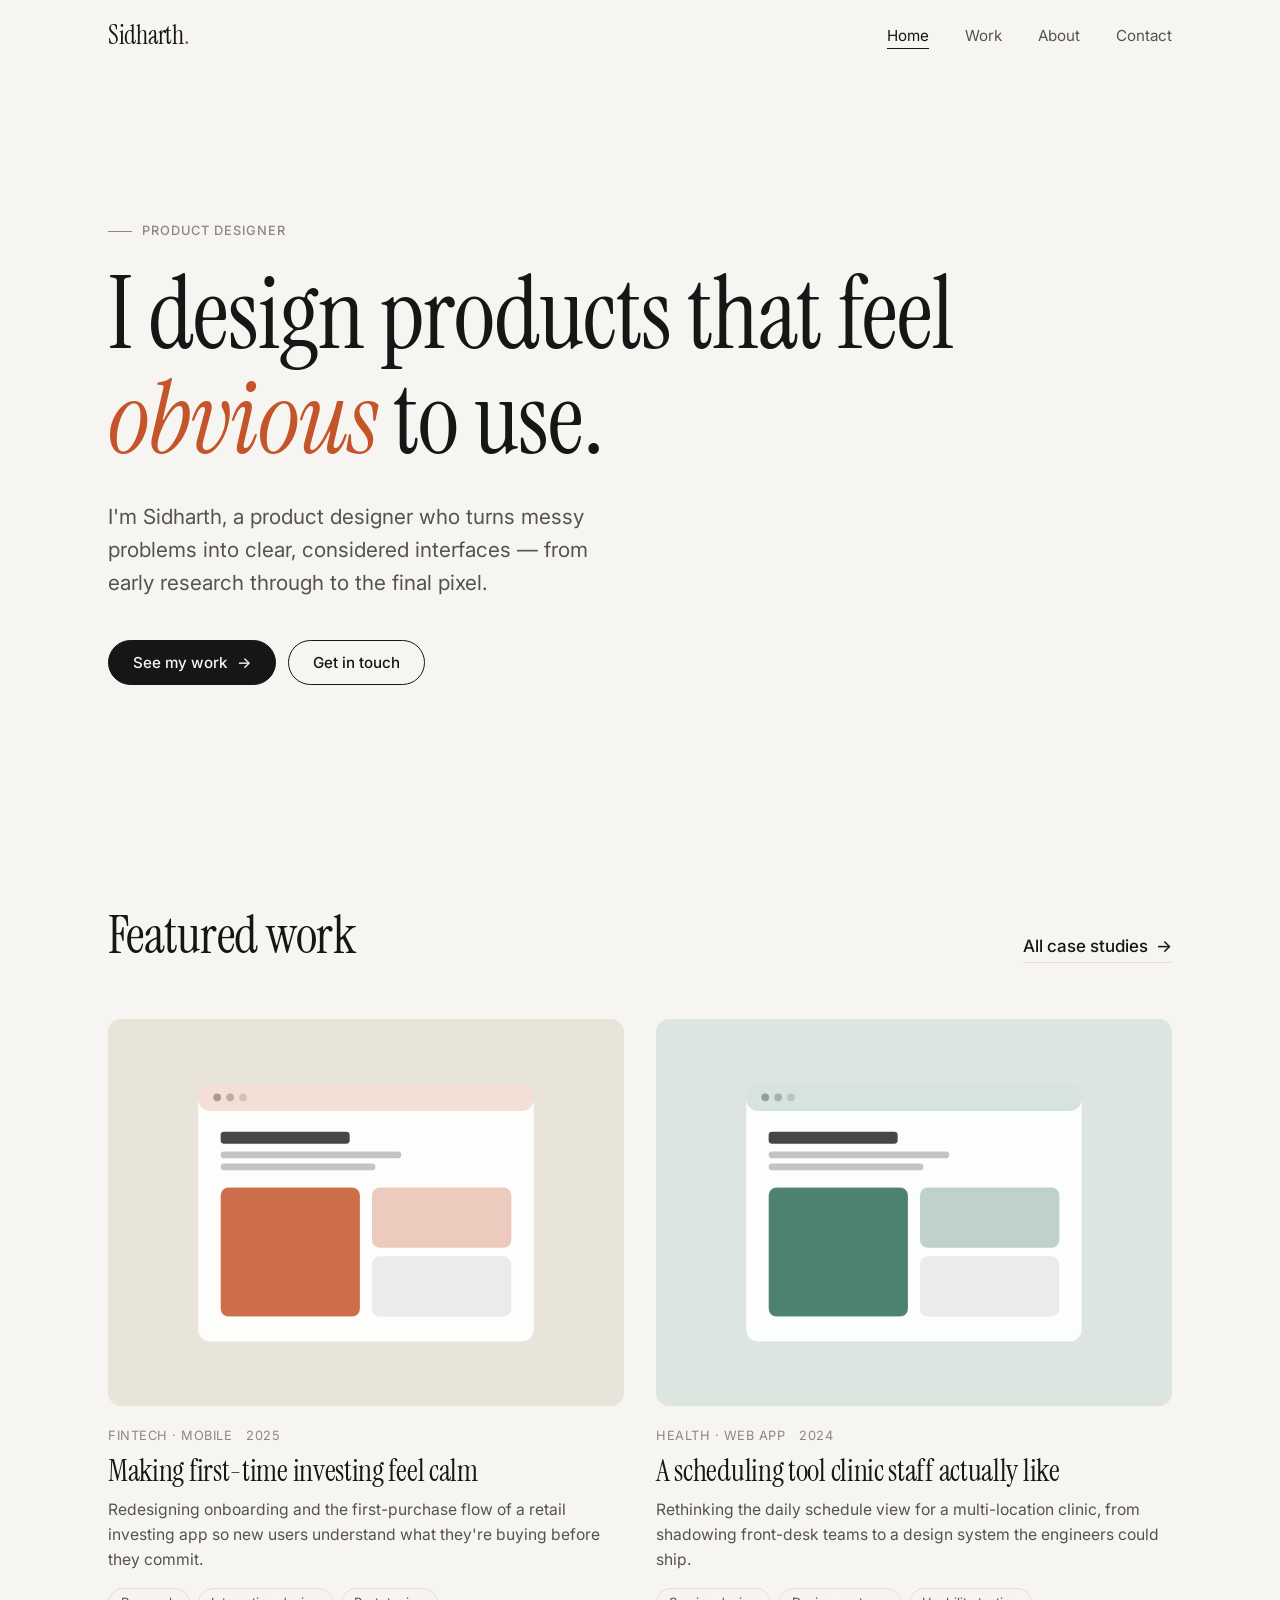
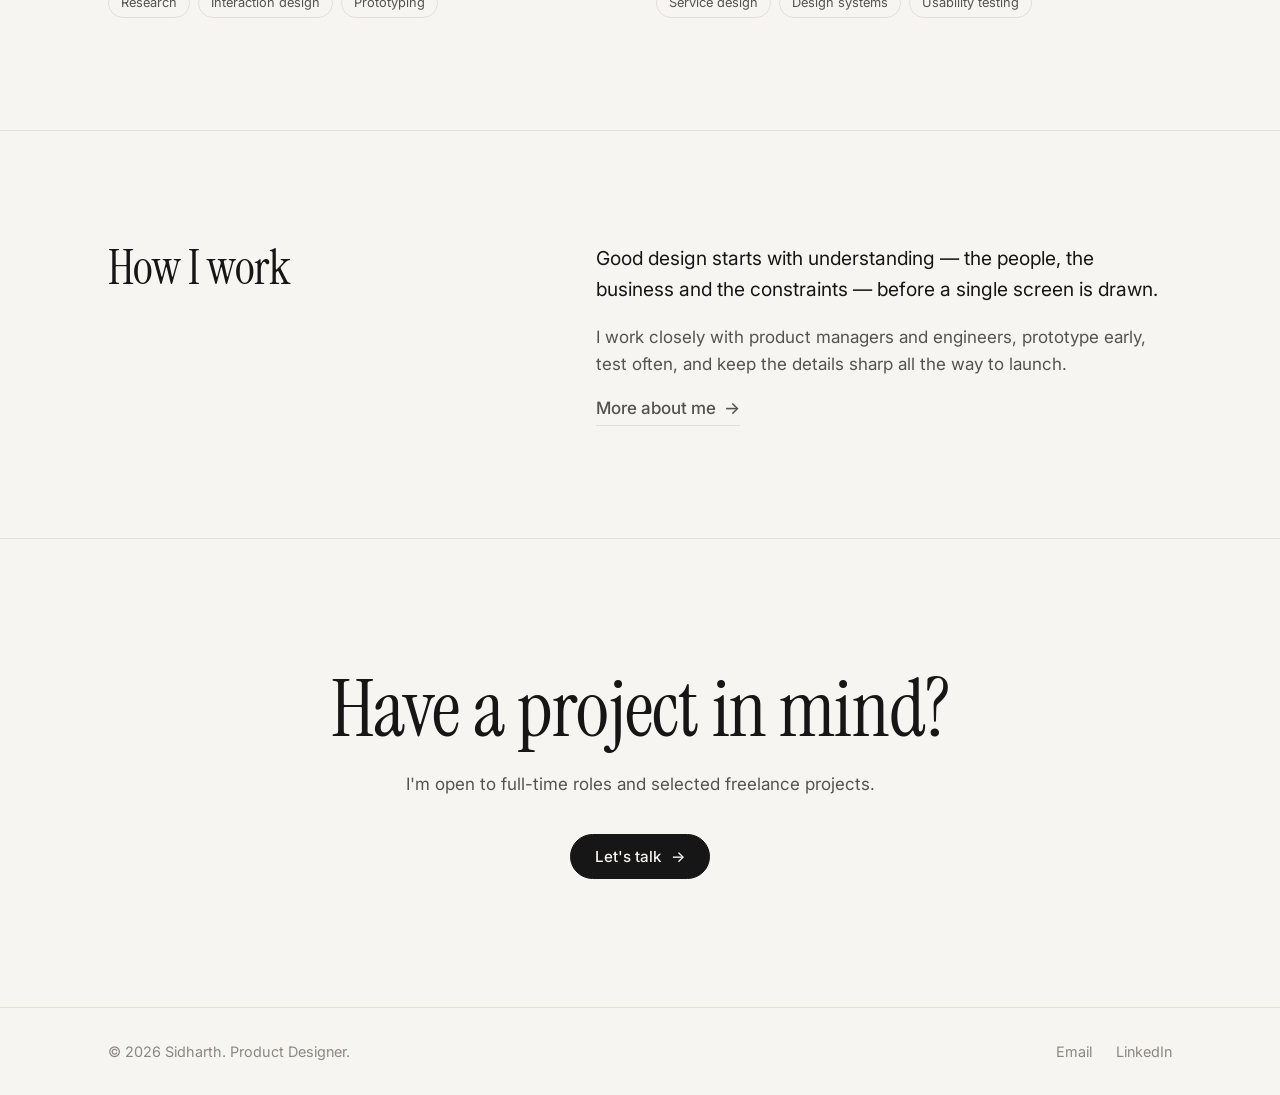
<file: index.html>
<!doctype html>
<html lang="en">
<head>
  <meta charset="utf-8">
  <meta name="viewport" content="width=device-width, initial-scale=1">
  <title>Sidharth — Product Designer</title>
  <meta name="description" content="Sidharth is a product designer crafting clear, considered digital products.">
  <meta name="theme-color" content="#f7f5f1">
  <link rel="icon" href="data:image/svg+xml,%3Csvg xmlns='http://www.w3.org/2000/svg' viewBox='0 0 32 32'%3E%3Crect width='32' height='32' rx='8' fill='%23161616'/%3E%3Ctext x='16' y='23' font-family='Georgia,serif' font-size='20' fill='%23f7f5f1' text-anchor='middle'%3ES%3C/text%3E%3C/svg%3E">
  <link rel="preconnect" href="https://fonts.googleapis.com">
  <link rel="preconnect" href="https://fonts.gstatic.com" crossorigin>
  <link href="https://fonts.googleapis.com/css2?family=Instrument+Serif:ital@0;1&family=Inter:wght@400;500;600&display=swap" rel="stylesheet">
  <link rel="stylesheet" href="css/styles.css">
</head>
<body>
  <a class="skip-link" href="#main">Skip to content</a>

  <header class="site-header">
    <div class="container">
      <nav class="nav" aria-label="Main">
        <a class="logo" href="index.html">Sidharth<span>.</span></a>
        <button class="nav-toggle" type="button" aria-expanded="false" aria-controls="nav-links" aria-label="Open menu">
          <span></span><span></span>
        </button>
        <ul class="nav-links" id="nav-links">
          <li><a href="index.html" aria-current="page">Home</a></li>
          <li><a href="work.html">Work</a></li>
          <li><a href="about.html">About</a></li>
          <li><a href="contact.html">Contact</a></li>
        </ul>
      </nav>
    </div>
  </header>

  <main id="main">
    <section class="hero">
      <div class="container">
        <p class="eyebrow reveal">Product Designer</p>
        <h1 class="display reveal">I design products that feel <em>obvious</em> to use.</h1>
        <p class="lead reveal">I'm Sidharth, a product designer who turns messy problems into clear, considered interfaces — from early research through to the final pixel.</p>
        <div class="hero-actions reveal">
          <a class="btn" href="work.html">See my work <span class="arrow" aria-hidden="true">→</span></a>
          <a class="btn btn--ghost" href="contact.html">Get in touch</a>
        </div>
      </div>
    </section>

    <section class="section" aria-labelledby="featured-title">
      <div class="container">
        <div class="section-head">
          <h2 id="featured-title" class="reveal">Featured work</h2>
          <a class="text-link reveal" href="work.html">All case studies <span class="arrow" aria-hidden="true">→</span></a>
        </div>
        <div class="cards cards--featured">
          <a class="card reveal" href="#">
            <div class="card-media"><img src="images/case-1.svg" alt="Placeholder image for Making first-time investing feel calm" width="1200" height="900" loading="lazy"></div>
            <div class="card-body">
              <div class="card-meta"><span>Fintech · Mobile</span><span>2025</span></div>
              <h3>Making first-time investing feel calm</h3>
              <p>Redesigning onboarding and the first-purchase flow of a retail investing app so new users understand what they're buying before they commit.</p>
              <div class="tags"><span class="tag">Research</span><span class="tag">Interaction design</span><span class="tag">Prototyping</span></div>
            </div>
          </a>
          <a class="card reveal" href="#">
            <div class="card-media"><img src="images/case-2.svg" alt="Placeholder image for A scheduling tool clinic staff actually like" width="1200" height="900" loading="lazy"></div>
            <div class="card-body">
              <div class="card-meta"><span>Health · Web app</span><span>2024</span></div>
              <h3>A scheduling tool clinic staff actually like</h3>
              <p>Rethinking the daily schedule view for a multi-location clinic, from shadowing front-desk teams to a design system the engineers could ship.</p>
              <div class="tags"><span class="tag">Service design</span><span class="tag">Design systems</span><span class="tag">Usability testing</span></div>
            </div>
          </a>
        </div>
      </div>
    </section>

    <section class="section">
      <div class="container split">
        <h2 class="reveal">How I work</h2>
        <div class="prose reveal">
          <p>Good design starts with understanding — the people, the business and the constraints — before a single screen is drawn.</p>
          <p>I work closely with product managers and engineers, prototype early, test often, and keep the details sharp all the way to launch.</p>
          <a class="text-link" href="about.html">More about me <span class="arrow" aria-hidden="true">→</span></a>
        </div>
      </div>
    </section>

    <section class="section cta">
      <div class="container">
        <h2 class="reveal">Have a project in mind?</h2>
        <p class="reveal">I'm open to full-time roles and selected freelance projects.</p>
        <a class="btn reveal" href="contact.html">Let's talk <span class="arrow" aria-hidden="true">→</span></a>
      </div>
    </section>
  </main>

  <footer class="site-footer">
    <div class="container footer-inner">
      <p style="margin:0">&copy; <span id="year">2026</span> Sidharth. Product Designer.</p>
      <div class="footer-links">
        <a href="mailto:hello@sidharth.design">Email</a>
        <a href="https://www.linkedin.com/in/sidharth" target="_blank" rel="noopener">LinkedIn</a>
      </div>
    </div>
  </footer>

  <script src="js/main.js"></script>
</body>
</html>
</file>
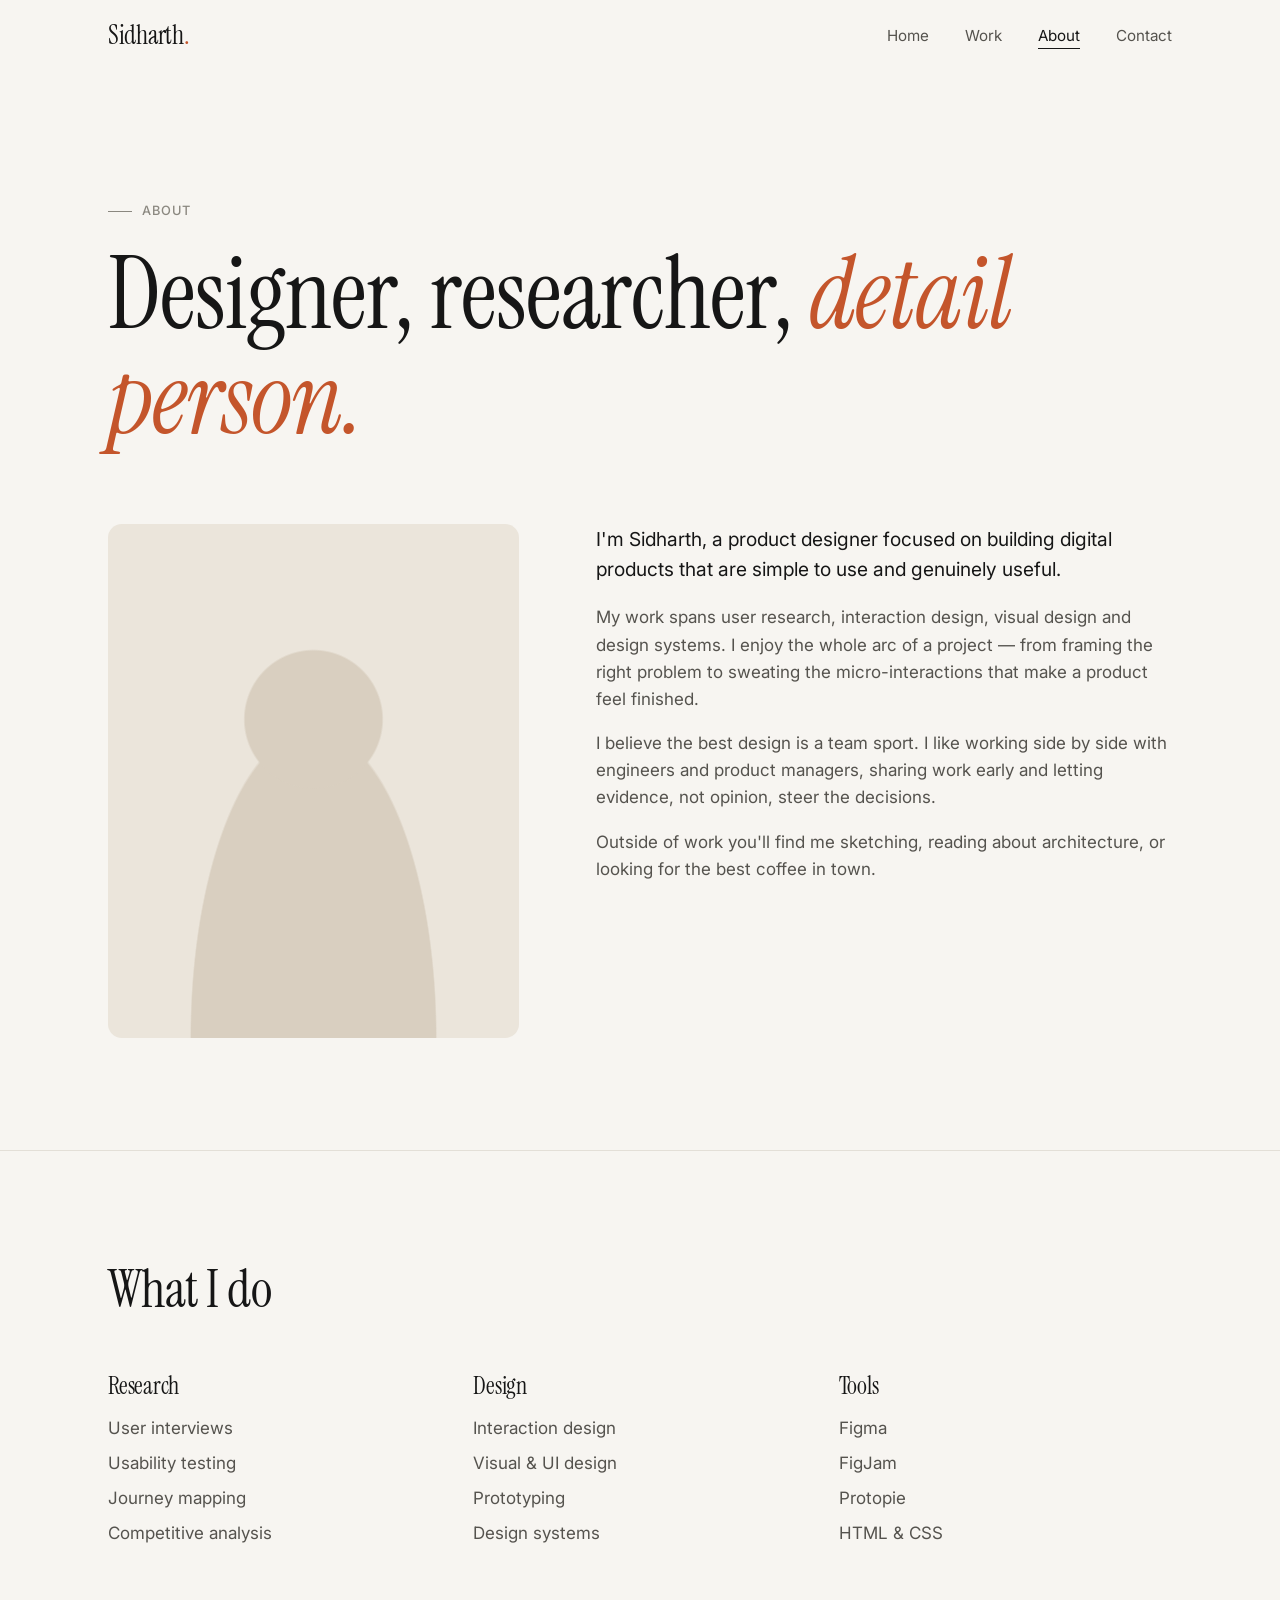
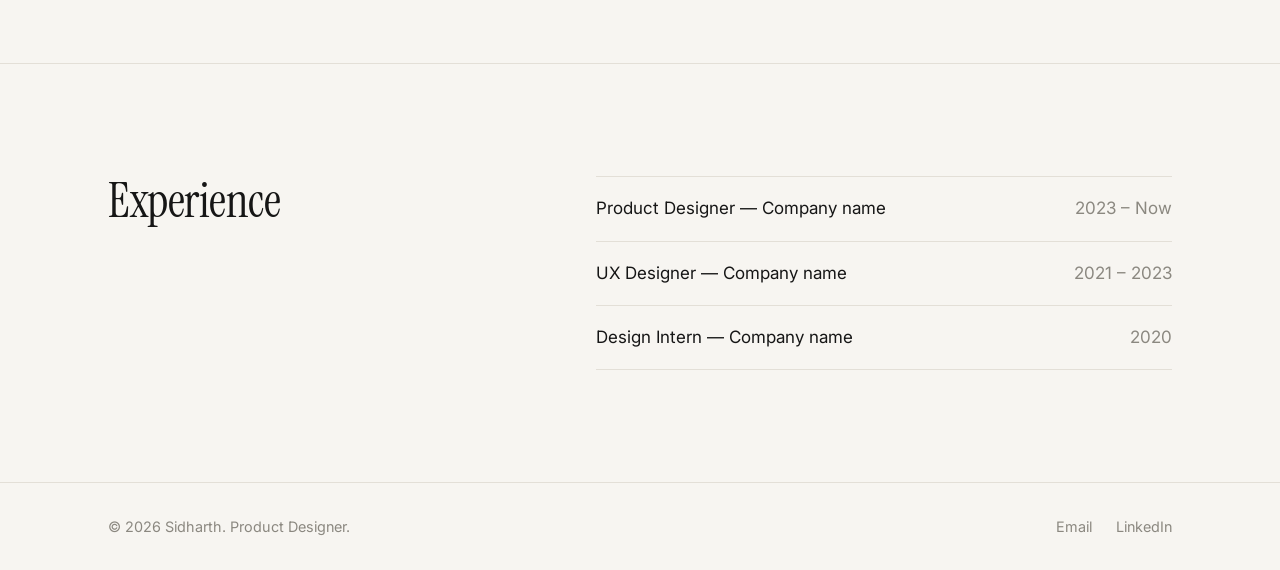
<file: about.html>
<!doctype html>
<html lang="en">
<head>
  <meta charset="utf-8">
  <meta name="viewport" content="width=device-width, initial-scale=1">
  <title>About — Sidharth</title>
  <meta name="description" content="About Sidharth, product designer.">
  <meta name="theme-color" content="#f7f5f1">
  <link rel="icon" href="data:image/svg+xml,%3Csvg xmlns='http://www.w3.org/2000/svg' viewBox='0 0 32 32'%3E%3Crect width='32' height='32' rx='8' fill='%23161616'/%3E%3Ctext x='16' y='23' font-family='Georgia,serif' font-size='20' fill='%23f7f5f1' text-anchor='middle'%3ES%3C/text%3E%3C/svg%3E">
  <link rel="preconnect" href="https://fonts.googleapis.com">
  <link rel="preconnect" href="https://fonts.gstatic.com" crossorigin>
  <link href="https://fonts.googleapis.com/css2?family=Instrument+Serif:ital@0;1&family=Inter:wght@400;500;600&display=swap" rel="stylesheet">
  <link rel="stylesheet" href="css/styles.css">
</head>
<body>
  <a class="skip-link" href="#main">Skip to content</a>

  <header class="site-header">
    <div class="container">
      <nav class="nav" aria-label="Main">
        <a class="logo" href="index.html">Sidharth<span>.</span></a>
        <button class="nav-toggle" type="button" aria-expanded="false" aria-controls="nav-links" aria-label="Open menu">
          <span></span><span></span>
        </button>
        <ul class="nav-links" id="nav-links">
          <li><a href="index.html">Home</a></li>
          <li><a href="work.html">Work</a></li>
          <li><a href="about.html" aria-current="page">About</a></li>
          <li><a href="contact.html">Contact</a></li>
        </ul>
      </nav>
    </div>
  </header>

  <main id="main">
    <section class="page-head">
      <div class="container">
        <p class="eyebrow reveal">About</p>
        <h1 class="display reveal">Designer, researcher, <em>detail person.</em></h1>
      </div>
    </section>

    <section class="section" style="padding-top:0">
      <div class="container split">
        <div class="portrait reveal" role="img" aria-label="Portrait placeholder"></div>
        <div class="prose reveal">
          <p>I'm Sidharth, a product designer focused on building digital products that are simple to use and genuinely useful.</p>
          <p>My work spans user research, interaction design, visual design and design systems. I enjoy the whole arc of a project — from framing the right problem to sweating the micro-interactions that make a product feel finished.</p>
          <p>I believe the best design is a team sport. I like working side by side with engineers and product managers, sharing work early and letting evidence, not opinion, steer the decisions.</p>
          <p>Outside of work you'll find me sketching, reading about architecture, or looking for the best coffee in town.</p>
        </div>
      </div>
    </section>

    <section class="section">
      <div class="container">
        <div class="section-head"><h2 class="reveal">What I do</h2></div>
        <div class="skills">
          <div class="reveal">
            <h3>Research</h3>
            <ul><li>User interviews</li><li>Usability testing</li><li>Journey mapping</li><li>Competitive analysis</li></ul>
          </div>
          <div class="reveal">
            <h3>Design</h3>
            <ul><li>Interaction design</li><li>Visual &amp; UI design</li><li>Prototyping</li><li>Design systems</li></ul>
          </div>
          <div class="reveal">
            <h3>Tools</h3>
            <ul><li>Figma</li><li>FigJam</li><li>Protopie</li><li>HTML &amp; CSS</li></ul>
          </div>
        </div>
      </div>
    </section>

    <section class="section">
      <div class="container split">
        <h2 class="reveal">Experience</h2>
        <ul class="list reveal">
          <li><span>Product Designer — Company name</span><span>2023 – Now</span></li>
          <li><span>UX Designer — Company name</span><span>2021 – 2023</span></li>
          <li><span>Design Intern — Company name</span><span>2020</span></li>
        </ul>
      </div>
    </section>
  </main>

  <footer class="site-footer">
    <div class="container footer-inner">
      <p style="margin:0">&copy; <span id="year">2026</span> Sidharth. Product Designer.</p>
      <div class="footer-links">
        <a href="mailto:hello@sidharth.design">Email</a>
        <a href="https://www.linkedin.com/in/sidharth" target="_blank" rel="noopener">LinkedIn</a>
      </div>
    </div>
  </footer>

  <script src="js/main.js"></script>
</body>
</html>
</file>
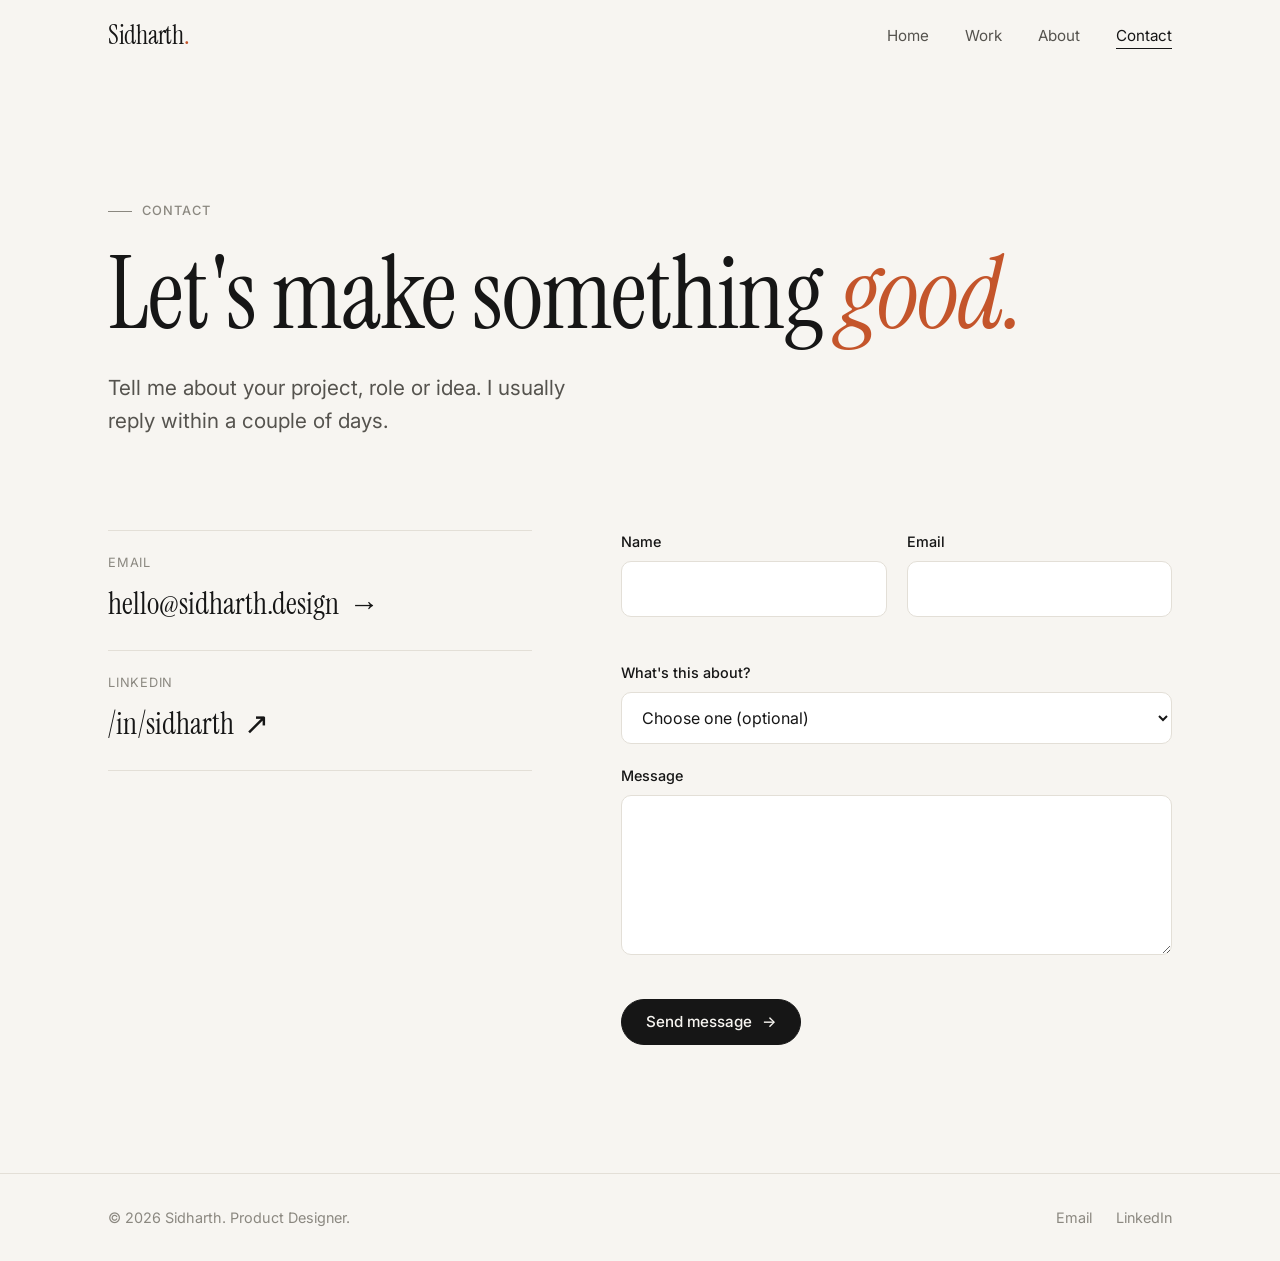
<file: contact.html>
<!doctype html>
<html lang="en">
<head>
  <meta charset="utf-8">
  <meta name="viewport" content="width=device-width, initial-scale=1">
  <title>Contact — Sidharth</title>
  <meta name="description" content="Get in touch with Sidharth.">
  <meta name="theme-color" content="#f7f5f1">
  <link rel="icon" href="data:image/svg+xml,%3Csvg xmlns='http://www.w3.org/2000/svg' viewBox='0 0 32 32'%3E%3Crect width='32' height='32' rx='8' fill='%23161616'/%3E%3Ctext x='16' y='23' font-family='Georgia,serif' font-size='20' fill='%23f7f5f1' text-anchor='middle'%3ES%3C/text%3E%3C/svg%3E">
  <link rel="preconnect" href="https://fonts.googleapis.com">
  <link rel="preconnect" href="https://fonts.gstatic.com" crossorigin>
  <link href="https://fonts.googleapis.com/css2?family=Instrument+Serif:ital@0;1&family=Inter:wght@400;500;600&display=swap" rel="stylesheet">
  <link rel="stylesheet" href="css/styles.css">
</head>
<body>
  <a class="skip-link" href="#main">Skip to content</a>

  <header class="site-header">
    <div class="container">
      <nav class="nav" aria-label="Main">
        <a class="logo" href="index.html">Sidharth<span>.</span></a>
        <button class="nav-toggle" type="button" aria-expanded="false" aria-controls="nav-links" aria-label="Open menu">
          <span></span><span></span>
        </button>
        <ul class="nav-links" id="nav-links">
          <li><a href="index.html">Home</a></li>
          <li><a href="work.html">Work</a></li>
          <li><a href="about.html">About</a></li>
          <li><a href="contact.html" aria-current="page">Contact</a></li>
        </ul>
      </nav>
    </div>
  </header>

  <main id="main">
    <section class="page-head">
      <div class="container">
        <p class="eyebrow reveal">Contact</p>
        <h1 class="display reveal">Let's make something <em>good.</em></h1>
        <p class="lead reveal">Tell me about your project, role or idea. I usually reply within a couple of days.</p>
      </div>
    </section>

    <section>
      <div class="container contact-grid">
        <ul class="contact-links reveal">
          <li>
            <small>Email</small>
            <a href="mailto:hello@sidharth.design">hello@sidharth.design <span class="arrow" aria-hidden="true">→</span></a>
          </li>
          <li>
            <small>LinkedIn</small>
            <a href="https://www.linkedin.com/in/sidharth" target="_blank" rel="noopener">/in/sidharth <span class="arrow" aria-hidden="true">↗</span></a>
          </li>
        </ul>

        <form class="form reveal" id="contact-form" data-to="hello@sidharth.design" novalidate>
          <div class="form-row">
            <div class="field">
              <label for="name">Name</label>
              <input id="name" name="name" type="text" autocomplete="name" required aria-describedby="name-error">
              <span class="field-error" id="name-error" aria-live="polite"></span>
            </div>
            <div class="field">
              <label for="email">Email</label>
              <input id="email" name="email" type="email" autocomplete="email" inputmode="email" required aria-describedby="email-error">
              <span class="field-error" id="email-error" aria-live="polite"></span>
            </div>
          </div>
          <div class="field">
            <label for="type">What's this about?</label>
            <select id="type" name="type">
              <option value="">Choose one (optional)</option>
              <option>Full-time role</option>
              <option>Freelance project</option>
              <option>Just saying hello</option>
            </select>
          </div>
          <div class="field">
            <label for="message">Message</label>
            <textarea id="message" name="message" required aria-describedby="message-error"></textarea>
            <span class="field-error" id="message-error" aria-live="polite"></span>
          </div>
          <div>
            <button class="btn" type="submit">Send message <span class="arrow" aria-hidden="true">→</span></button>
          </div>
          <p class="form-status" id="form-status" role="status" hidden></p>
        </form>
      </div>
    </section>
  </main>

  <footer class="site-footer">
    <div class="container footer-inner">
      <p style="margin:0">&copy; <span id="year">2026</span> Sidharth. Product Designer.</p>
      <div class="footer-links">
        <a href="mailto:hello@sidharth.design">Email</a>
        <a href="https://www.linkedin.com/in/sidharth" target="_blank" rel="noopener">LinkedIn</a>
      </div>
    </div>
  </footer>

  <script src="js/main.js"></script>
</body>
</html>
</file>
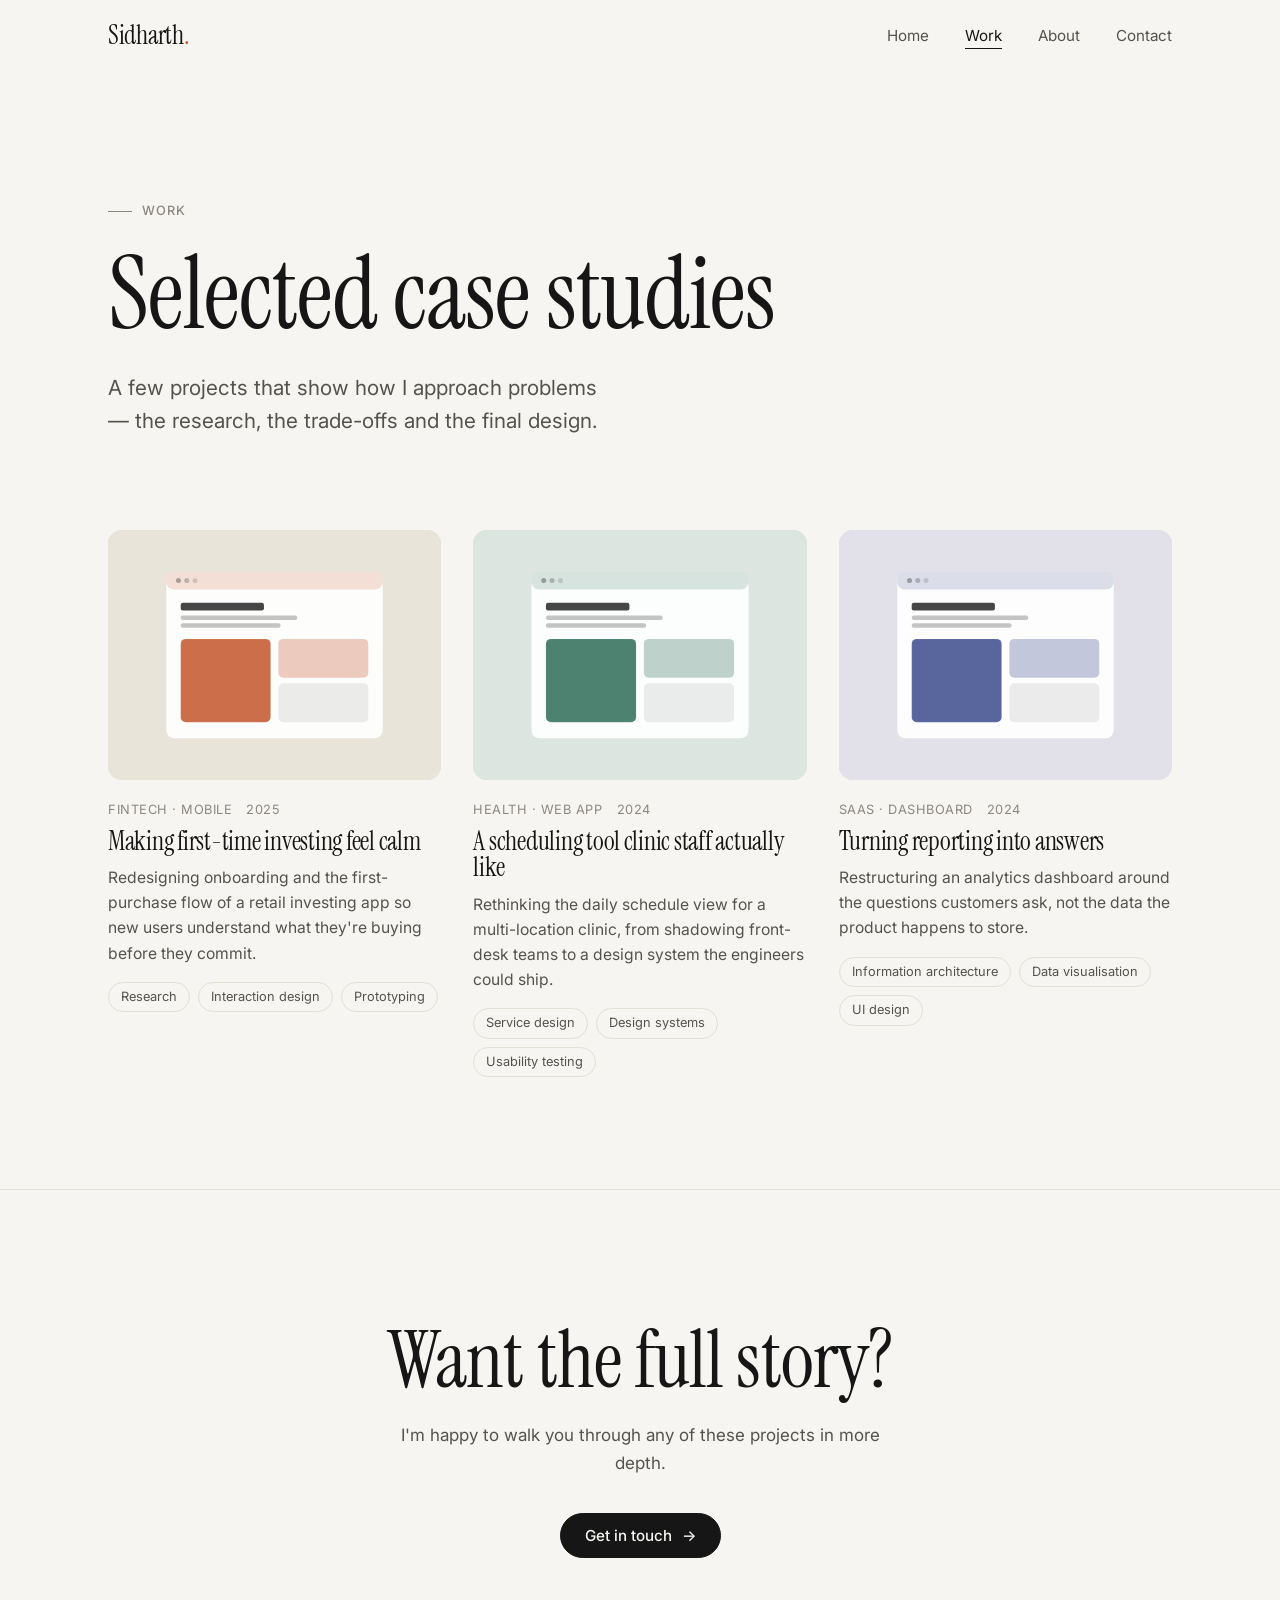
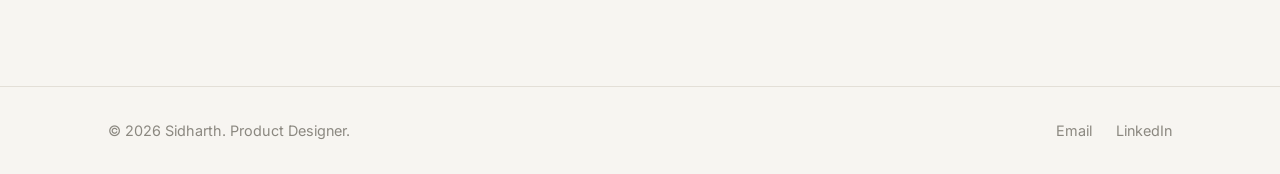
<file: work.html>
<!doctype html>
<html lang="en">
<head>
  <meta charset="utf-8">
  <meta name="viewport" content="width=device-width, initial-scale=1">
  <title>Work — Sidharth</title>
  <meta name="description" content="Selected product design case studies by Sidharth.">
  <meta name="theme-color" content="#f7f5f1">
  <link rel="icon" href="data:image/svg+xml,%3Csvg xmlns='http://www.w3.org/2000/svg' viewBox='0 0 32 32'%3E%3Crect width='32' height='32' rx='8' fill='%23161616'/%3E%3Ctext x='16' y='23' font-family='Georgia,serif' font-size='20' fill='%23f7f5f1' text-anchor='middle'%3ES%3C/text%3E%3C/svg%3E">
  <link rel="preconnect" href="https://fonts.googleapis.com">
  <link rel="preconnect" href="https://fonts.gstatic.com" crossorigin>
  <link href="https://fonts.googleapis.com/css2?family=Instrument+Serif:ital@0;1&family=Inter:wght@400;500;600&display=swap" rel="stylesheet">
  <link rel="stylesheet" href="css/styles.css">
</head>
<body>
  <a class="skip-link" href="#main">Skip to content</a>

  <header class="site-header">
    <div class="container">
      <nav class="nav" aria-label="Main">
        <a class="logo" href="index.html">Sidharth<span>.</span></a>
        <button class="nav-toggle" type="button" aria-expanded="false" aria-controls="nav-links" aria-label="Open menu">
          <span></span><span></span>
        </button>
        <ul class="nav-links" id="nav-links">
          <li><a href="index.html">Home</a></li>
          <li><a href="work.html" aria-current="page">Work</a></li>
          <li><a href="about.html">About</a></li>
          <li><a href="contact.html">Contact</a></li>
        </ul>
      </nav>
    </div>
  </header>

  <main id="main">
    <section class="page-head">
      <div class="container">
        <p class="eyebrow reveal">Work</p>
        <h1 class="display reveal">Selected case studies</h1>
        <p class="lead reveal">A few projects that show how I approach problems — the research, the trade-offs and the final design.</p>
      </div>
    </section>

    <section class="section" style="padding-top:0" aria-label="Case studies">
      <div class="container">
        <div class="cards">
          <a class="card reveal" href="#">
            <div class="card-media"><img src="images/case-1.svg" alt="Placeholder image for Making first-time investing feel calm" width="1200" height="900" loading="lazy"></div>
            <div class="card-body">
              <div class="card-meta"><span>Fintech · Mobile</span><span>2025</span></div>
              <h2>Making first-time investing feel calm</h2>
              <p>Redesigning onboarding and the first-purchase flow of a retail investing app so new users understand what they're buying before they commit.</p>
              <div class="tags"><span class="tag">Research</span><span class="tag">Interaction design</span><span class="tag">Prototyping</span></div>
            </div>
          </a>
          <a class="card reveal" href="#">
            <div class="card-media"><img src="images/case-2.svg" alt="Placeholder image for A scheduling tool clinic staff actually like" width="1200" height="900" loading="lazy"></div>
            <div class="card-body">
              <div class="card-meta"><span>Health · Web app</span><span>2024</span></div>
              <h2>A scheduling tool clinic staff actually like</h2>
              <p>Rethinking the daily schedule view for a multi-location clinic, from shadowing front-desk teams to a design system the engineers could ship.</p>
              <div class="tags"><span class="tag">Service design</span><span class="tag">Design systems</span><span class="tag">Usability testing</span></div>
            </div>
          </a>
          <a class="card reveal" href="#">
            <div class="card-media"><img src="images/case-3.svg" alt="Placeholder image for Turning reporting into answers" width="1200" height="900" loading="lazy"></div>
            <div class="card-body">
              <div class="card-meta"><span>SaaS · Dashboard</span><span>2024</span></div>
              <h2>Turning reporting into answers</h2>
              <p>Restructuring an analytics dashboard around the questions customers ask, not the data the product happens to store.</p>
              <div class="tags"><span class="tag">Information architecture</span><span class="tag">Data visualisation</span><span class="tag">UI design</span></div>
            </div>
          </a>
        </div>
      </div>
    </section>

    <section class="section cta">
      <div class="container">
        <h2 class="reveal">Want the full story?</h2>
        <p class="reveal">I'm happy to walk you through any of these projects in more depth.</p>
        <a class="btn reveal" href="contact.html">Get in touch <span class="arrow" aria-hidden="true">→</span></a>
      </div>
    </section>
  </main>

  <footer class="site-footer">
    <div class="container footer-inner">
      <p style="margin:0">&copy; <span id="year">2026</span> Sidharth. Product Designer.</p>
      <div class="footer-links">
        <a href="mailto:hello@sidharth.design">Email</a>
        <a href="https://www.linkedin.com/in/sidharth" target="_blank" rel="noopener">LinkedIn</a>
      </div>
    </div>
  </footer>

  <script src="js/main.js"></script>
</body>
</html>
</file>
<file: css/styles.css>
/* ==========================================================================
   Sidharth — Portfolio
   ========================================================================== */

:root {
  --bg: #f7f5f1;
  --surface: #ffffff;
  --ink: #161616;
  --ink-soft: #55534e;
  --ink-faint: #8b8880;
  --line: #e3dfd7;
  --accent: #c4552b;

  --font-display: "Instrument Serif", Georgia, "Times New Roman", serif;
  --font-body: "Inter", system-ui, -apple-system, "Segoe UI", Roboto, sans-serif;

  --max: 1160px;
  --gutter: clamp(20px, 5vw, 48px);
  --radius: 14px;
  --ease: cubic-bezier(0.22, 1, 0.36, 1);
}

*,
*::before,
*::after { box-sizing: border-box; }

html { -webkit-text-size-adjust: 100%; scroll-behavior: smooth; }

body {
  margin: 0;
  background: var(--bg);
  color: var(--ink);
  font-family: var(--font-body);
  font-size: 17px;
  line-height: 1.6;
  -webkit-font-smoothing: antialiased;
  text-rendering: optimizeLegibility;
}

img { display: block; max-width: 100%; height: auto; }
a { color: inherit; }
p { margin: 0 0 1em; }

h1, h2, h3 {
  margin: 0;
  font-family: var(--font-display);
  font-weight: 400;
  line-height: 1.05;
  letter-spacing: -0.01em;
}

::selection { background: var(--ink); color: var(--bg); }

:focus-visible {
  outline: 2px solid var(--accent);
  outline-offset: 3px;
  border-radius: 4px;
}

.container {
  width: 100%;
  max-width: var(--max);
  margin: 0 auto;
  padding: 0 var(--gutter);
}

.skip-link {
  position: absolute;
  left: 16px;
  top: -48px;
  padding: 10px 14px;
  background: var(--ink);
  color: var(--bg);
  border-radius: 8px;
  z-index: 100;
  transition: top 0.2s var(--ease);
}
.skip-link:focus { top: 16px; }

/* Header ------------------------------------------------------------------ */

.site-header {
  position: sticky;
  top: 0;
  z-index: 50;
  background: color-mix(in srgb, var(--bg) 86%, transparent);
  backdrop-filter: saturate(140%) blur(10px);
  -webkit-backdrop-filter: saturate(140%) blur(10px);
  border-bottom: 1px solid transparent;
  transition: border-color 0.3s var(--ease);
}
.site-header.is-scrolled { border-bottom-color: var(--line); }

.nav {
  display: flex;
  align-items: center;
  justify-content: space-between;
  height: 72px;
}

.logo {
  font-family: var(--font-display);
  font-size: 1.6rem;
  text-decoration: none;
  letter-spacing: -0.01em;
}
.logo span { color: var(--accent); }

.nav-links {
  display: flex;
  gap: 36px;
  margin: 0;
  padding: 0;
  list-style: none;
}

.nav-links a {
  position: relative;
  font-size: 0.95rem;
  text-decoration: none;
  color: var(--ink-soft);
  transition: color 0.25s var(--ease);
}
.nav-links a::after {
  content: "";
  position: absolute;
  left: 0;
  bottom: -4px;
  width: 100%;
  height: 1px;
  background: currentColor;
  transform: scaleX(0);
  transform-origin: right;
  transition: transform 0.35s var(--ease);
}
.nav-links a:hover,
.nav-links a[aria-current="page"] { color: var(--ink); }
.nav-links a:hover::after,
.nav-links a[aria-current="page"]::after {
  transform: scaleX(1);
  transform-origin: left;
}

.nav-toggle {
  display: none;
  width: 44px;
  height: 44px;
  margin-right: -10px;
  padding: 0;
  border: 0;
  background: none;
  cursor: pointer;
  color: var(--ink);
}
.nav-toggle span {
  display: block;
  width: 22px;
  height: 1.5px;
  margin: 6px auto;
  background: currentColor;
  transition: transform 0.35s var(--ease), opacity 0.2s;
}
.nav-toggle[aria-expanded="true"] span:first-child { transform: translateY(3.75px) rotate(45deg); }
.nav-toggle[aria-expanded="true"] span:last-child { transform: translateY(-3.75px) rotate(-45deg); }

@media (max-width: 760px) {
  .nav-toggle { display: block; }

  .nav-links {
    position: fixed;
    inset: 72px 0 auto 0;
    flex-direction: column;
    gap: 0;
    padding: 8px var(--gutter) 28px;
    background: var(--bg);
    border-bottom: 1px solid var(--line);
    opacity: 0;
    visibility: hidden;
    transform: translateY(-8px);
    transition: opacity 0.3s var(--ease), transform 0.3s var(--ease), visibility 0.3s;
  }
  .nav-links.is-open { opacity: 1; visibility: visible; transform: none; }
  .nav-links li { border-bottom: 1px solid var(--line); }
  .nav-links li:last-child { border-bottom: 0; }
  .nav-links a {
    display: block;
    padding: 16px 0;
    font-family: var(--font-display);
    font-size: 1.75rem;
    color: var(--ink);
  }
  .nav-links a::after { display: none; }
  .nav-links a[aria-current="page"] { color: var(--accent); }
}

/* Type helpers ------------------------------------------------------------ */

.eyebrow {
  display: inline-flex;
  align-items: center;
  gap: 10px;
  margin-bottom: 20px;
  font-size: 0.8rem;
  font-weight: 500;
  letter-spacing: 0.08em;
  text-transform: uppercase;
  color: var(--ink-faint);
}
.eyebrow::before {
  content: "";
  width: 24px;
  height: 1px;
  background: currentColor;
}

.display {
  font-size: clamp(2.75rem, 8vw, 6.25rem);
}
.display em { font-style: italic; color: var(--accent); }

.lead {
  max-width: 38ch;
  font-size: clamp(1.1rem, 2vw, 1.3rem);
  color: var(--ink-soft);
}

/* Buttons & links --------------------------------------------------------- */

.btn {
  display: inline-flex;
  align-items: center;
  gap: 10px;
  padding: 14px 24px;
  border: 1px solid var(--ink);
  border-radius: 999px;
  background: var(--ink);
  color: var(--bg);
  font: 500 0.95rem/1 var(--font-body);
  text-decoration: none;
  cursor: pointer;
  transition: background 0.3s var(--ease), color 0.3s var(--ease), transform 0.3s var(--ease);
}
.btn:hover { background: var(--accent); border-color: var(--accent); }
.btn:active { transform: scale(0.98); }
.btn--ghost { background: transparent; color: var(--ink); }
.btn--ghost:hover { background: var(--ink); border-color: var(--ink); color: var(--bg); }

.arrow { display: inline-block; transition: transform 0.35s var(--ease); }
a:hover .arrow,
button:hover .arrow { transform: translateX(4px); }

.text-link {
  display: inline-flex;
  align-items: center;
  gap: 8px;
  font-weight: 500;
  text-decoration: none;
  border-bottom: 1px solid var(--line);
  padding-bottom: 2px;
  transition: border-color 0.3s var(--ease);
}
.text-link:hover { border-color: var(--ink); }

/* Sections ---------------------------------------------------------------- */

.hero { padding: clamp(64px, 12vw, 140px) 0 clamp(56px, 9vw, 112px); }
.hero .lead { margin-top: 28px; }
.hero-actions { display: flex; flex-wrap: wrap; gap: 12px; margin-top: 40px; }

.page-head { padding: clamp(56px, 10vw, 120px) 0 clamp(40px, 6vw, 72px); }
.page-head .lead { margin-top: 24px; }

.section { padding: clamp(56px, 9vw, 112px) 0; }
.section + .section { border-top: 1px solid var(--line); }

.section-head {
  display: flex;
  align-items: end;
  justify-content: space-between;
  gap: 24px;
  margin-bottom: clamp(32px, 5vw, 56px);
}
.section-head h2 { font-size: clamp(2rem, 4.5vw, 3.25rem); }

/* Case-study cards -------------------------------------------------------- */

.cards {
  display: grid;
  grid-template-columns: repeat(3, 1fr);
  gap: clamp(20px, 3vw, 32px);
}
.cards--featured { grid-template-columns: repeat(2, 1fr); }

.card {
  display: flex;
  flex-direction: column;
  text-decoration: none;
}

.card-media {
  position: relative;
  aspect-ratio: 4 / 3;
  overflow: hidden;
  border-radius: var(--radius);
  background: var(--line);
}
.card-media img {
  width: 100%;
  height: 100%;
  object-fit: cover;
  transition: transform 0.8s var(--ease);
}
.card-media::after {
  content: "View case study →";
  position: absolute;
  left: 16px;
  bottom: 16px;
  padding: 8px 14px;
  border-radius: 999px;
  background: var(--surface);
  font-size: 0.85rem;
  font-weight: 500;
  opacity: 0;
  transform: translateY(8px);
  transition: opacity 0.35s var(--ease), transform 0.35s var(--ease);
}
.card:hover .card-media img { transform: scale(1.04); }
.card:hover .card-media::after,
.card:focus-visible .card-media::after { opacity: 1; transform: none; }

.card-body { padding-top: 20px; }
.card-meta {
  display: flex;
  flex-wrap: wrap;
  gap: 6px 14px;
  margin-bottom: 8px;
  font-size: 0.8rem;
  letter-spacing: 0.04em;
  text-transform: uppercase;
  color: var(--ink-faint);
}
.card h3 {
  font-size: clamp(1.5rem, 2.4vw, 1.9rem);
  transition: color 0.3s var(--ease);
}
.card:hover h3 { color: var(--accent); }
.card p { margin: 10px 0 0; color: var(--ink-soft); font-size: 0.98rem; }

.tags { display: flex; flex-wrap: wrap; gap: 8px; margin-top: 16px; }
.tag {
  padding: 4px 12px;
  border: 1px solid var(--line);
  border-radius: 999px;
  font-size: 0.8rem;
  color: var(--ink-soft);
}

@media (max-width: 960px) {
  .cards { grid-template-columns: repeat(2, 1fr); }
}
@media (max-width: 640px) {
  .cards,
  .cards--featured { grid-template-columns: 1fr; }
  .section-head { flex-direction: column; align-items: start; }
}
@media (hover: none) {
  .card-media::after { display: none; }
}

/* Two-column layouts ------------------------------------------------------ */

.split {
  display: grid;
  grid-template-columns: 1fr 1.4fr;
  gap: clamp(32px, 6vw, 96px);
}
.split h2 { font-size: clamp(2rem, 4vw, 3rem); }
.prose { max-width: 62ch; color: var(--ink-soft); }
.prose p:first-child { color: var(--ink); font-size: 1.2rem; }

@media (max-width: 820px) {
  .split { grid-template-columns: 1fr; }
}

/* About ------------------------------------------------------------------- */

.portrait {
  aspect-ratio: 4 / 5;
  border-radius: var(--radius);
  background:
    radial-gradient(circle at 50% 38%, #d9cfc0 0 18%, transparent 18.5%),
    radial-gradient(ellipse at 50% 100%, #d9cfc0 0 42%, transparent 42.5%),
    #ebe5db;
}

.list {
  margin: 0;
  padding: 0;
  list-style: none;
  border-top: 1px solid var(--line);
}
.list li {
  display: flex;
  justify-content: space-between;
  gap: 16px;
  padding: 18px 0;
  border-bottom: 1px solid var(--line);
}
.list li span:last-child { color: var(--ink-faint); text-align: right; }

.skills {
  display: grid;
  grid-template-columns: repeat(3, 1fr);
  gap: 32px;
}
.skills h3 { margin-bottom: 12px; font-size: 1.5rem; }
.skills ul { margin: 0; padding: 0; list-style: none; color: var(--ink-soft); }
.skills li { padding: 4px 0; }

@media (max-width: 760px) {
  .skills { grid-template-columns: 1fr; gap: 28px; }
}

/* CTA band ---------------------------------------------------------------- */

.cta {
  padding: clamp(64px, 10vw, 128px) 0;
  text-align: center;
}
.cta h2 { font-size: clamp(2.5rem, 7vw, 5rem); }
.cta p { margin: 20px auto 36px; max-width: 44ch; color: var(--ink-soft); }

/* Contact ----------------------------------------------------------------- */

.contact-grid {
  display: grid;
  grid-template-columns: 1fr 1.3fr;
  gap: clamp(40px, 7vw, 112px);
  padding-bottom: clamp(64px, 10vw, 128px);
}

.contact-links { margin: 0; padding: 0; list-style: none; }
.contact-links li { padding: 22px 0; border-bottom: 1px solid var(--line); }
.contact-links li:first-child { border-top: 1px solid var(--line); }
.contact-links small {
  display: block;
  margin-bottom: 6px;
  font-size: 0.8rem;
  letter-spacing: 0.06em;
  text-transform: uppercase;
  color: var(--ink-faint);
}
.contact-links a {
  display: inline-flex;
  align-items: center;
  gap: 10px;
  font-family: var(--font-display);
  font-size: clamp(1.4rem, 3vw, 1.9rem);
  text-decoration: none;
  word-break: break-word;
  transition: color 0.3s var(--ease);
}
.contact-links a:hover { color: var(--accent); }

.form { display: grid; gap: 20px; }
.form-row { display: grid; grid-template-columns: 1fr 1fr; gap: 20px; }

.field { display: grid; gap: 8px; }
.field label { font-size: 0.9rem; font-weight: 500; }
.field input,
.field select,
.field textarea {
  width: 100%;
  padding: 14px 16px;
  border: 1px solid var(--line);
  border-radius: 10px;
  background: var(--surface);
  color: var(--ink);
  font: inherit;
  font-size: 16px; /* prevents iOS zoom on focus */
  transition: border-color 0.25s var(--ease), box-shadow 0.25s var(--ease);
}
.field textarea { min-height: 160px; resize: vertical; }
.field input:hover,
.field select:hover,
.field textarea:hover { border-color: #cfc9bd; }
.field input:focus,
.field select:focus,
.field textarea:focus {
  outline: none;
  border-color: var(--ink);
  box-shadow: 0 0 0 4px rgba(22, 22, 22, 0.06);
}
.field.has-error input,
.field.has-error textarea { border-color: #b3261e; }
.field-error { min-height: 1.2em; font-size: 0.85rem; color: #b3261e; }

.form-status {
  margin: 0;
  padding: 14px 16px;
  border-radius: 10px;
  background: #e6efe9;
  color: #22533f;
  font-size: 0.95rem;
}
.form-status[hidden] { display: none; }

@media (max-width: 820px) {
  .contact-grid { grid-template-columns: 1fr; }
}
@media (max-width: 520px) {
  .form-row { grid-template-columns: 1fr; }
  .form .btn { width: 100%; justify-content: center; }
}

/* Footer ------------------------------------------------------------------ */

.site-footer {
  padding: 32px 0;
  border-top: 1px solid var(--line);
  font-size: 0.9rem;
  color: var(--ink-faint);
}
.footer-inner {
  display: flex;
  flex-wrap: wrap;
  align-items: center;
  justify-content: space-between;
  gap: 16px;
}
.footer-links { display: flex; gap: 24px; }
.footer-links a { text-decoration: none; transition: color 0.25s var(--ease); }
.footer-links a:hover { color: var(--ink); }

/* Reveal on scroll -------------------------------------------------------- */

.js .reveal {
  opacity: 0;
  transform: translateY(24px);
  transition: opacity 0.9s var(--ease), transform 0.9s var(--ease);
}
.js .reveal.is-visible { opacity: 1; transform: none; }

@media (prefers-reduced-motion: reduce) {
  html { scroll-behavior: auto; }
  *, *::before, *::after {
    transition-duration: 0.01ms !important;
    animation-duration: 0.01ms !important;
  }
  .js .reveal { opacity: 1; transform: none; }
}
</file>
